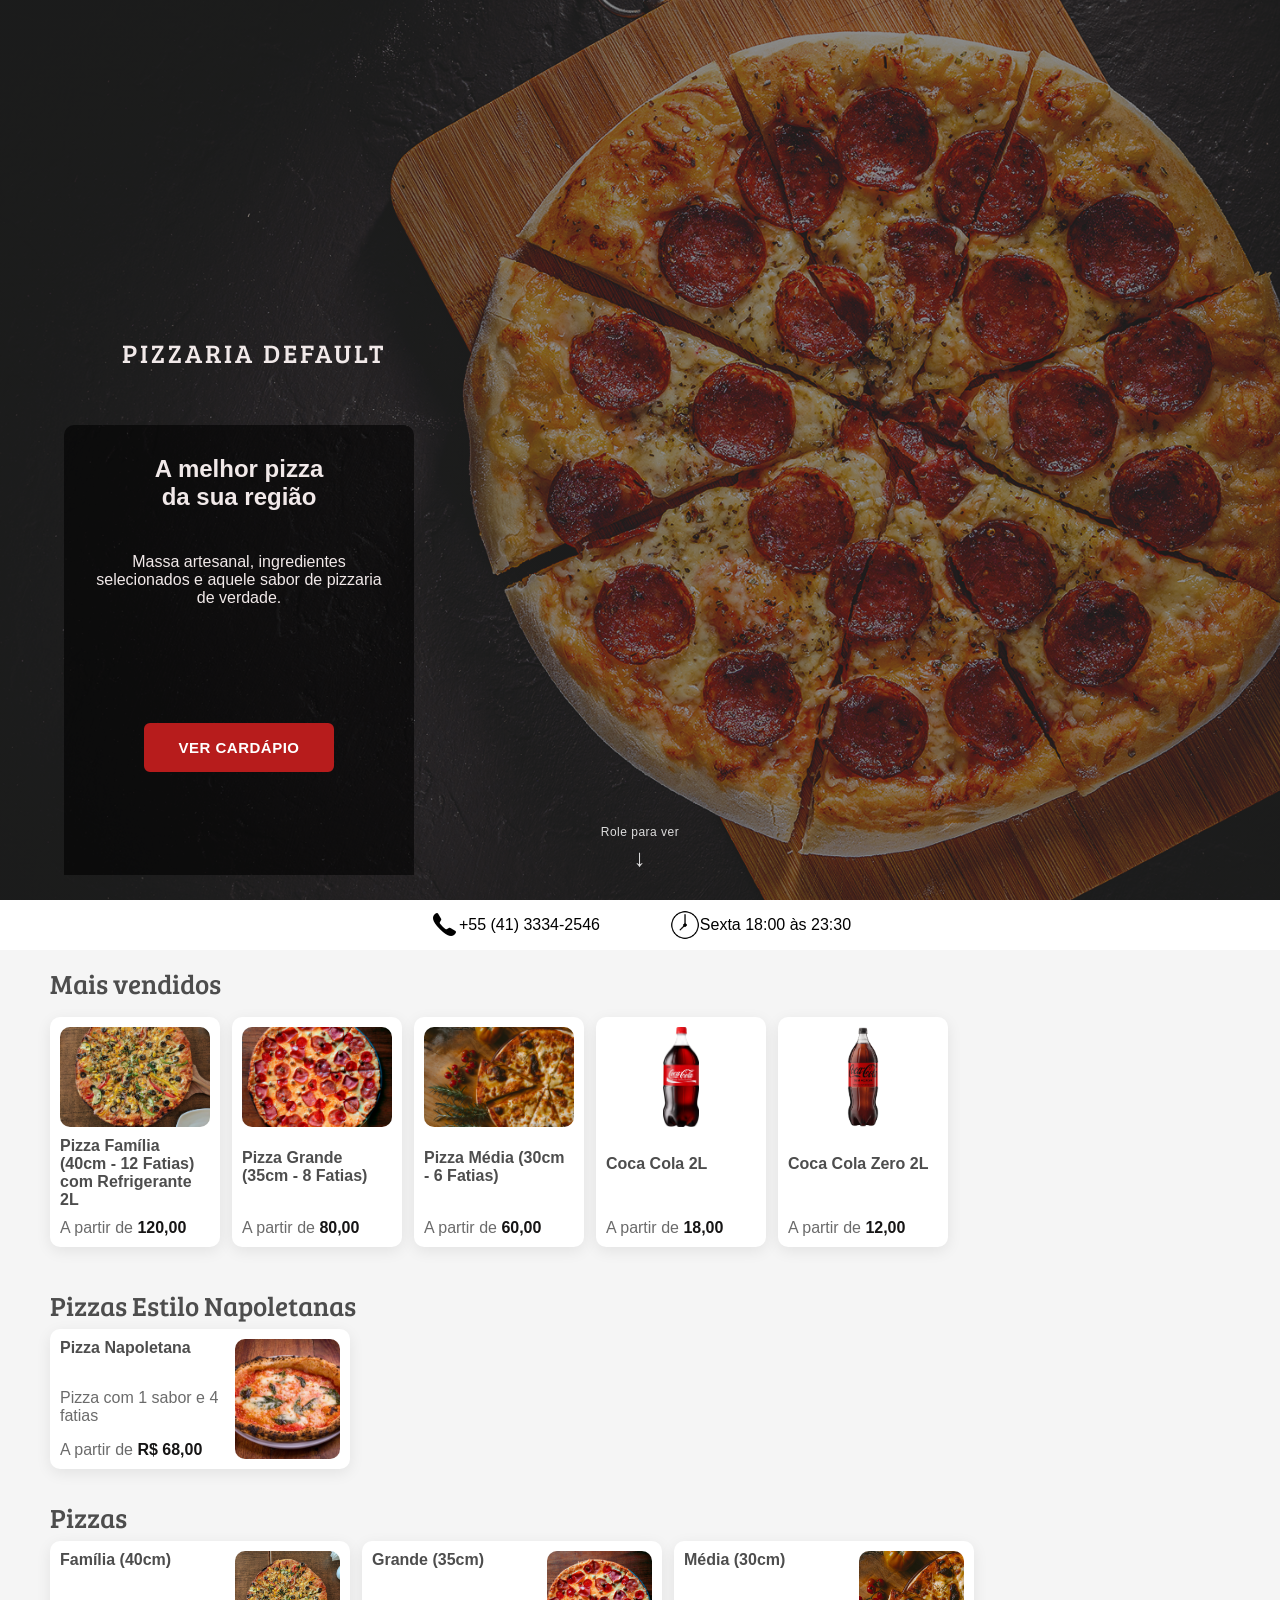
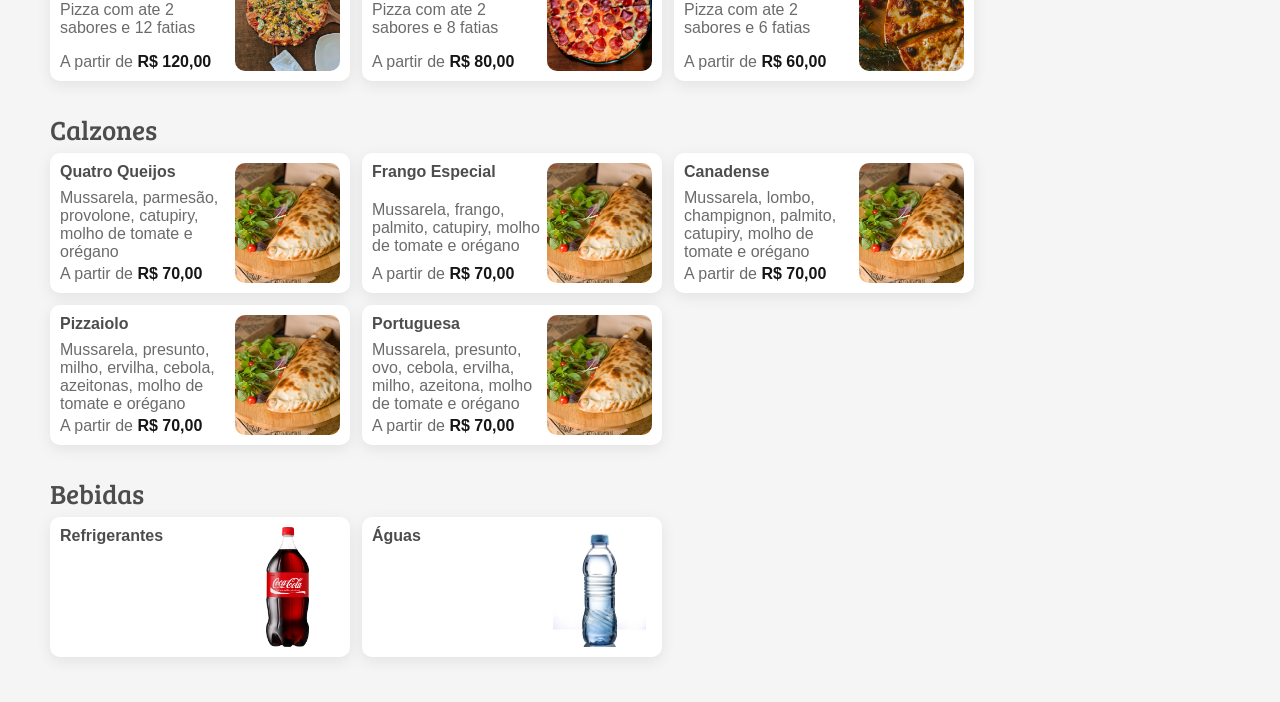
<file: index.html>
<!DOCTYPE html>
<html lang="en">

<head>
    <meta charset="UTF-8">
    <meta name="viewport" content="width=device-width, initial-scale=1.0">
    <title>Pizzaria Default</title>

    <link rel="stylesheet" href="style.css">
    <link rel="stylesheet" href="media-queries.css">
</head>

<body>

    <section class="hero">
        <h1 class="restaurant-name">Pizzaria Default</h1>
        <div class="hero-content">

            <h1>A melhor pizza<br>da sua região</h1>

            <p>
                Massa artesanal, ingredientes selecionados e aquele sabor de pizzaria de verdade.
            </p>

            <a href="#menu" class="hero-button">
                Ver cardápio
            </a>
        </div>

        <a href="#menu" class="scroll-indicator">
            <span id="scroll-indicator-text">Role para ver</span>
            <span class="scroll-arrow">↓</span>
        </a>
    </section>

    <header>

        <div id="content">
            <!-- Telephone -->
            <div>
                <img src="assets/icons/icon-telephone.png" alt="">
                <p>+55 (41) 3334-2546</p>
            </div>

            <!-- Hour. Javascript to change -->
            <div>
                <img src="assets/icons/icon-clock.png" alt="">
                <p>Sexta 18:00 às 23:30</p>
            </div>
        </div>
    </header>

    <main id="menu">
        <section id="best_sellers">
            <h3>Mais vendidos</h3>

            <div class="cards">
                <div class="card">
                    <img src="assets/cards/pizza-giant-size.webp" alt="">
                    <h4>Pizza Família (40cm - 12 Fatias) com Refrigerante 2L</h4>
                    <p>A partir de <span>120,00</span></p>
                </div>

                <div class="card">
                    <img src="assets/cards/pizza-big-size.webp" alt="">
                    <h4>Pizza Grande (35cm - 8 Fatias)</h4>
                    <p>A partir de <span>80,00</span></p>
                </div>
                <div class="card">
                    <img src="assets/cards/pizza-medium-size.webp" alt="">
                    <h4>Pizza Média (30cm - 6 Fatias)</h4>
                    <p>A partir de <span>60,00</span></p>
                </div>
                <div class="card contain">
                    <img src="assets/cards/Soda 2L.webp" alt="">
                    <h4>Coca Cola 2L</h4>
                    <p>A partir de <span>18,00</span></p>
                </div>
                <div class="card contain">
                    <img src="assets/cards/Soda 2L without sugar.webp" alt="">
                    <h4>Coca Cola Zero 2L</h4>
                    <p>A partir de <span>12,00</span></p>
                </div>
            </div>
        </section>
        <section id="pizzas">
            <section id="napoletanas">
                <h3>Pizzas Estilo Napoletanas</h3>

                <div class="cards">
                    <div class="card">
                        <div>
                            <h4>Pizza Napoletana</h4>
                            <p>Pizza com 1 sabor e 4 fatias</p>
                            <p>A partir de <span>R$ 68,00</span></p>
                        </div>
                        <img src="assets/cards/napoletana.webp" alt="">
                    </div>
                </div>
            </section>

            <section id="pizzas-size">
                <h3>Pizzas</h3>

                <div class="cards">

                    <div class="card">
                        <div>
                            <h4>Família (40cm)</h4>
                            <p>Pizza com ate 2 sabores e 12 fatias</p>
                            <p>A partir de <span>R$ 120,00</span></p>
                        </div>
                        <img src="assets/cards/pizza-giant-size.webp" alt="">
                    </div>

                    <div class="card">
                        <div>
                            <h4>Grande (35cm)</h4>
                            <p>Pizza com ate 2 sabores e 8 fatias</p>
                            <p>A partir de <span>R$ 80,00</span></p>
                        </div>
                        <img src="assets/cards/pizza-big-size.webp" alt="">
                    </div>

                    <div class="card">
                        <div>
                            <h4>Média (30cm)</h4>
                            <p>Pizza com ate 2 sabores e 6 fatias</p>
                            <p>A partir de <span>R$ 60,00</span></p>
                        </div>
                        <img src="assets/cards/pizza-medium-size.webp" alt="">
                    </div>
                </div>
            </section>
        </section>
        <section id="calzones">
            <h3>Calzones</h3>
            <div class="cards">
                <div class="card">
                    <div>
                        <h4>Quatro Queijos</h4>
                        <p>Mussarela, parmesão, provolone, catupiry, molho de tomate e orégano</p>
                        <p>A partir de <span>R$ 70,00</span></p>
                    </div>
                    <img src="assets/cards/calzone.webp" alt="Pizza Quatro Queijos">
                </div>

                <div class="card">
                    <div>
                        <h4>Frango Especial</h4>
                        <p>Mussarela, frango, palmito, catupiry, molho de tomate e orégano</p>
                        <p>A partir de <span>R$ 70,00</span></p>
                    </div>
                    <img src="assets/cards/calzone.webp" alt="Pizza Frango Especial">
                </div>

                <div class="card">
                    <div>
                        <h4>Canadense</h4>
                        <p>Mussarela, lombo, champignon, palmito, catupiry, molho de tomate e orégano</p>
                        <p>A partir de <span>R$ 70,00</span></p>
                    </div>
                    <img src="assets/cards/calzone.webp" alt="Pizza Canadense">
                </div>

                <div class="card">
                    <div>
                        <h4>Pizzaiolo</h4>
                        <p>Mussarela, presunto, milho, ervilha, cebola, azeitonas, molho de tomate e orégano</p>
                        <p>A partir de <span>R$ 70,00</span></p>
                    </div>
                    <img src="assets/cards/calzone.webp" alt="Pizza Pizzaiolo">
                </div>

                <div class="card">
                    <div>
                        <h4>Portuguesa</h4>
                        <p>Mussarela, presunto, ovo, cebola, ervilha, milho, azeitona, molho de tomate e orégano</p>
                        <p>A partir de <span>R$ 70,00</span></p>
                    </div>
                    <img src="assets/cards/calzone.webp" alt="Pizza Portuguesa">
                </div>
            </div>
        </section>
        <section id="drinks">
            <h3>Bebidas</h3>
            <div class="cards">
                <div class="card contain">
                    <div>
                        <h4>Refrigerantes</h4>
                    </div>
                    <img src="assets/cards/Soda 2L.webp" alt="aba de Refrigerantes">
                </div>

                <div class="card contain">
                    <div>
                        <h4>Águas</h4>
                    </div>
                    <img src="assets/cards/water-bottle.webp" alt="aba de Águas">
                </div>
            </div>
        </section>
    </main>
</body>

</html>
</file>
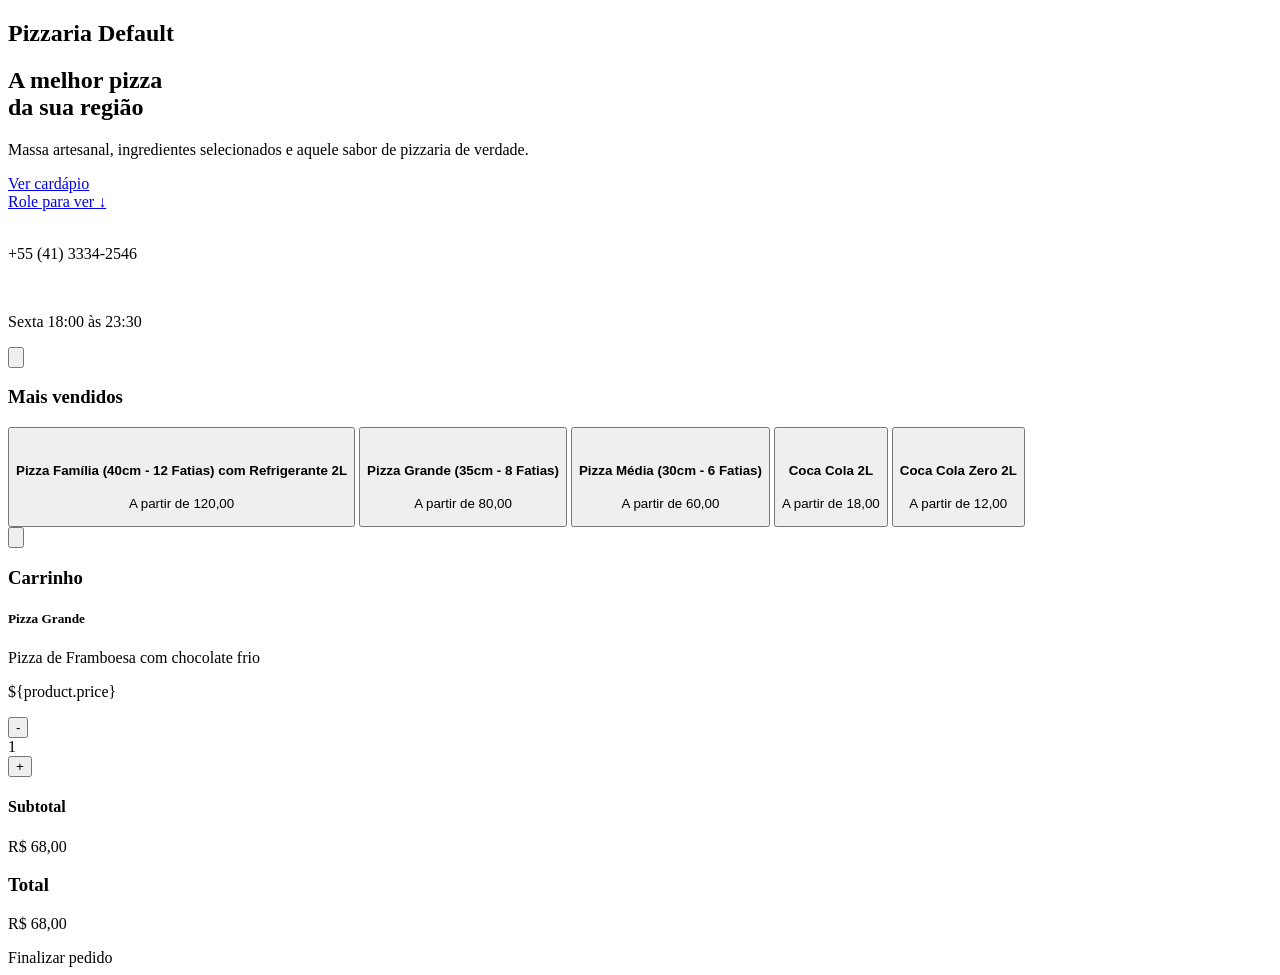
<file: src/main/resources/templates/pizzaria-default/index.html>
<!DOCTYPE html>
<html lang="pt-BR">

<head>
    <meta charset="UTF-8">
    <meta name="viewport" content="width=device-width, initial-scale=1.0">
    <title>Pizzaria Default</title>

    <link rel="stylesheet" th:href="@{/pizzaria-default/styles/root.css}">
    <link rel="stylesheet" th:href="@{/pizzaria-default/styles/style.css}">
    <link rel="stylesheet" th:href="@{/pizzaria-default/styles/modal.css}">
    <link rel="stylesheet" th:href="@{/pizzaria-default/styles/cart.css}">
    <link rel="stylesheet" th:href="@{/pizzaria-default/styles/media-queries.css}">
</head>

<body>
    <div id="overlay"></div>

    <section class="hero">
        <h1 class="restaurant-name">Pizzaria Default</h1>
        <div class="hero-content">

            <h1>A melhor pizza<br>da sua região</h1>

            <p>
                Massa artesanal, ingredientes selecionados e aquele sabor de pizzaria de verdade.
            </p>

            <a href="#menu" class="hero-button">
                Ver cardápio
            </a>
        </div>

        <a href="#menu" class="scroll-indicator">
            <span id="scroll-indicator-text">Role para ver</span>
            <span class="scroll-arrow">↓</span>
        </a>
    </section>

    <header>

        <div id="content">
            <!-- Telephone -->
            <div>
                <img th:src='${icon_telephone}' alt="">
                <p>+55 (41) 3334-2546</p>
            </div>

            <!-- Hour. JavaScript to change -->
            <div>
                <img th:src='${icon_clock}' alt="">
                <p>Sexta 18:00 às 23:30</p>
            </div>
        </div>
    </header>

    <div id="cart">
        <button id="cart-button"><img th:src='${icon_cart}' alt=""></button>
    </div>

    <main id="menu">
        <section id="best_sellers">
            <h3>Mais vendidos</h3>

            <div class="cards">
                <button class="card" type="button" data-product="pizzas/giant">
                    <img th:src="@{/api/images/cards/pizza-giant-sizeId.webp}" alt="">
                    <h4>Pizza Família (40cm - 12 Fatias) com Refrigerante 2L</h4>
                    <p>A partir de <span>120,00</span></p>
                </button>

                <button class="card" type="button" data-product="pizzas/big">
                    <img th:src="@{/api/images/cards/pizza-big-sizeId.webp}" alt="">
                    <h4>Pizza Grande (35cm - 8 Fatias)</h4>
                    <p>A partir de <span>80,00</span></p>
                </button>

                <button class="card" type="button" data-product="pizzas/medium">
                    <img th:src="@{/api/images/cards/pizza-medium-sizeId.webp}" alt="">
                    <h4>Pizza Média (30cm - 6 Fatias)</h4>
                    <p>A partir de <span>60,00</span></p>
                </button>

                <button class="card contain" type="button" data-product="drinks/soda/1">
                    <img th:src="@{/api/images/cards/Soda 2L.webp}" alt="">
                    <h4>Coca Cola 2L</h4>
                    <p>A partir de <span>18,00</span></p>
                </button>

                <button class="card contain" type="button" data-product="drinks/soda/2">
                    <img th:src="@{/api/images/cards/Soda 2L without sugar.webp}" alt="">
                    <h4>Coca Cola Zero 2L</h4>
                    <p>A partir de <span>12,00</span></p>
                </button>
            </div>
        </section>

        <div id="sections_products"></div>

        <dialog id="modal">
            <form id="modal_content">
                <div id="modal_header">
                    <div id="button_exit">←</div>
                    <hr>
                </div>

                <div id="modal_scroll">
                    <div id="modal_product">
                    </div>
                    <div id="modal_generate">
                        <ul id="product_list">
                        </ul>
                    </div>
                </div>

                <div id="modal_footer">
                    <div id="modal_observation">
                        <p>Alguma observação?</p>
                        <label for="observation"></label><textarea name="observation" id="observation" placeholder="Ex: Tirar cebola, bacon..." maxlength="100"></textarea>
                    </div>
                    <button type="submit" id="modal_buy">Continuar</button>
                </div>
            </form>
        </dialog>
    </main>

    <aside id="cart_layout">
        <div id="cart_content">
            <div id="cart_header">
                <button id="cart_back_button"><img th:src='${icon_left_arrow}' alt=""></button>
                <h3>Carrinho</h3>
            </div>
            <div id="cart_generate">

                <div class="cart_card">
                    <div class="cart_card_info">
                        <h5>Pizza Grande</h5>
                        <p>Pizza de Framboesa com chocolate frio<br></p>
                        <p><span>${product.price}</span></p>
                    </div>
                    <div class="cart_card_buttons">
                        <button class="button-less">-</button>
                        <div>1</div>
                        <button class="button-plus">+</button>
                    </div>
                </div>
            </div>

            <div id="cart_footer">
                <div id="cart_footer_price">
                    <h4>Subtotal</h4>
                    <p>R$ 68,00</p>
                </div>

                <div id="cart_footer_finish">
                    <h3>Total</h3>
                    <p>R$ 68,00</p>
                </div>
                <a th:href="@{/{slug}/checkout(slug=${slug})}" id="button-checkout">Finalizar pedido</a>
            </div>
        </div>
    </aside>
    <script type="module" th:src="@{/pizzaria-default/scripts/pages/catalog.js}"></script>
</body>

</html>
</file>
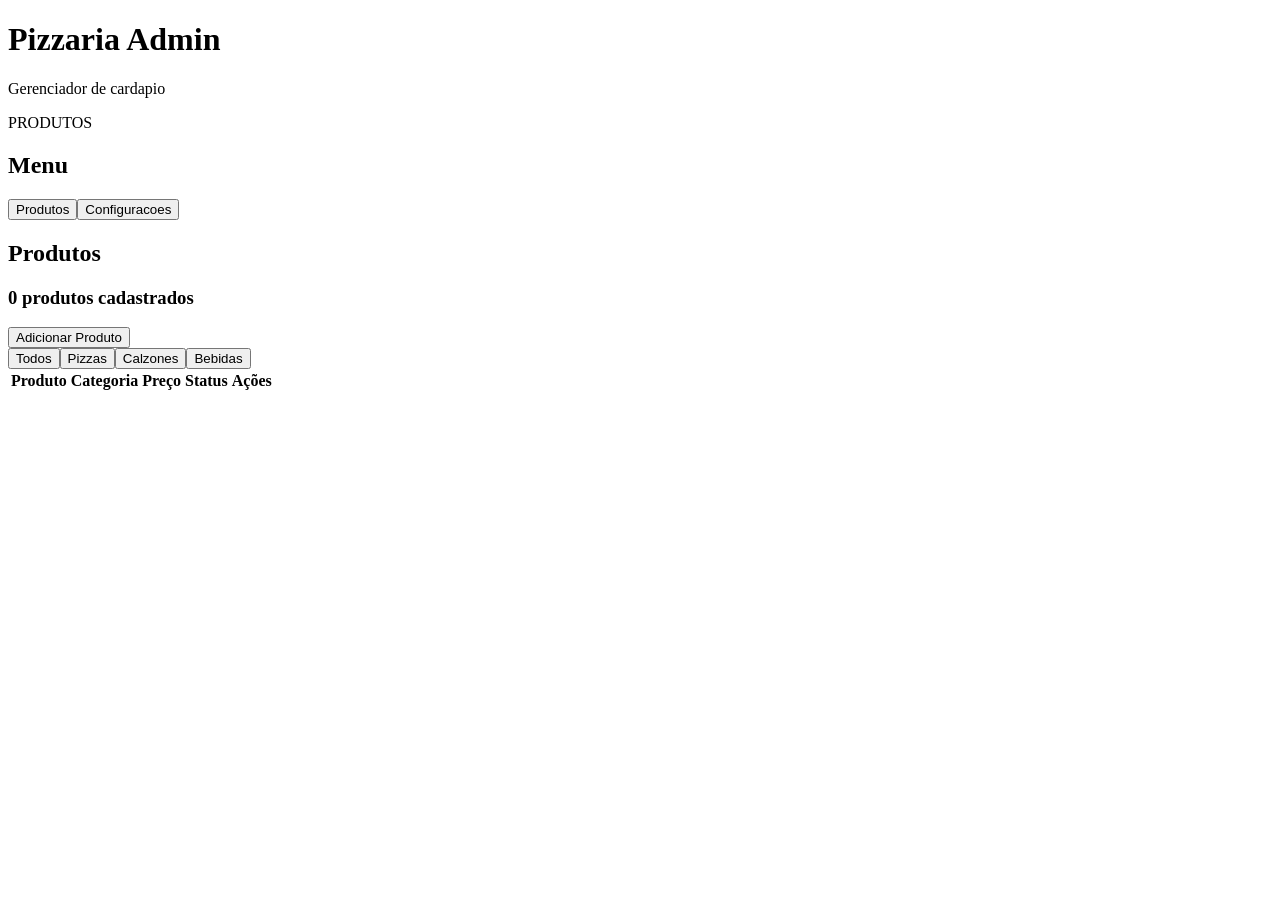
<file: src/main/resources/templates/pizzaria-default/admin.html>
<!DOCTYPE html>
<html lang="pt-BR" xmlns:th="http://www.thymeleaf.org">

<head>
    <meta charset="UTF-8">
    <meta name="viewport" content="width=device-width, initial-scale=1.0">
    <meta name="robots" content="noindex">
    <title>Admin</title>
    <link rel="stylesheet" th:href="@{/pizzaria-default/styles/root.css}">
    <link rel="stylesheet" th:href="@{/pizzaria-default/styles/style.css}">
    <link rel="stylesheet" th:href="@{/pizzaria-default/styles/products.css}">
    <link rel="stylesheet" th:href="@{/pizzaria-default/styles/admin-dialogs.css}">
    <link rel="stylesheet" th:href="@{/pizzaria-default/styles/media-queries.css}">
    <link rel="stylesheet" th:href="@{/pizzaria-default/styles/admin.css}">
</head>

<body>
    <header>
        <div id="title">
            <div>
                <h1>Pizzaria Admin</h1>
                <p>Gerenciador de cardapio</p>
            </div>
        </div>
        <p class="which_page">PRODUTOS</p>
    </header>
    <div id="aside-and-content">
        <aside>
            <h2>Menu</h2>
            <nav><button type="button" id="products-page-button" class="active">Produtos</button><button type="button" id="settings-page-button">Configuracoes</button></nav>
        </aside>
        <main>
            <div id="main-header">
                <div>
                    <h2 class="which_page">Produtos</h2>
                    <h3>0 produtos cadastrados</h3>
                </div>
                <div id="add-product"><button type="button" onclick="edit_product()">Adicionar Produto</button></div>
            </div>
            <div id="table-and-nav">
                <nav><button type="button" id="everyting-btn" class="border-bottom-active">Todos</button><button type="button" id="pizzas-btn">Pizzas</button><button type="button" id="calzones-btn">Calzones</button><button type="button" id="drinks-btn">Bebidas</button></nav>
                <section id="products">
                    <table>
                        <thead>
                            <tr>
                                <th>Produto</th>
                                <th>Categoria</th>
                                <th>Preço</th>
                                <th>Status</th>
                                <th>Ações</th>
                            </tr>
                        </thead>
                        <tbody id="products-list"></tbody>
                    </table>
                </section>
            </div>
        </main>
    </div>
    <dialog id="product">
        <div id="product_header">
            <div>
                <h1>Adicionar produto</h1><button commandfor="product" command="close" type="button" aria-label="Fechar">X</button>
            </div>
            <p>Preencha os dados do novo produto</p>
        </div>
        <div id="product_body">
            <form action="">
                <fieldset id="product_type">
                    <legend>Tipo de produto</legend>
                    <div><input type="radio" id="pizza" name="type" value="pizza" checked><label for="pizza">Pizza</label><input type="radio" id="drink" name="type" value="drink"><label for="drink">Bebida</label><input type="radio" id="calzone" name="type" value="calzone"><label for="calzone">Calzone</label></div>
                </fieldset>
                <div id="product_description">
                    <div id="product_name"><label for="name">Nome <span>*</span></label><input type="text" name="name" id="name" placeholder="Pizza de Calabresa" required></div>
                    <div id="product_desc"><label for="desc">Descrição</label><input type="text" name="desc" id="desc" placeholder="Calabresa, queijo parmesão, presunto"></div>
                    <div id="product_image"><label for="image_url">Imagem</label>
                        <div>
                            <div id="image-preview"><span>Prévia</span><img id="preview-image" alt="Prévia do produto"></div>
                            <div id="image_text"><input type="file" name="image_file" id="image_file"><label for="image_file">Imagem do seu computador</label><input type="text" name="image_url" id="image_url" placeholder="Imagem por url da web"></div>
                        </div>
                    </div>
                    <fieldset id="product_status">
                        <legend>Status</legend>
                        <div><input type="radio" id="status_active" name="status" value="active" checked><label for="status_active">Ativo</label><input type="radio" id="status_inactive" name="status" value="inactive"><label for="status_inactive">Inativo</label></div>
                    </fieldset>
                    <div><label for="sizeId-prices">Tamanhos e preços</label>
                        <p>Ative os tamanhos disponíveis e defina o preço de cada um.</p>
                    </div>
                    <div id="sizeId-prices" aria-label="Tamanhos e preços"></div><button type="submit" id="save-product">Adicionar produto</button>
                </div>
            </form>
        </div>
    </dialog>
    <script th:src="@{/pizzaria-default/scripts/admin/product.js}"></script>
    <script th:src="@{/pizzaria-default/scripts/admin/settings.js}"></script>
    <script th:src="@{/pizzaria-default/scripts/admin/admin-navigation.js}"></script>
</body>

</html>
</file>
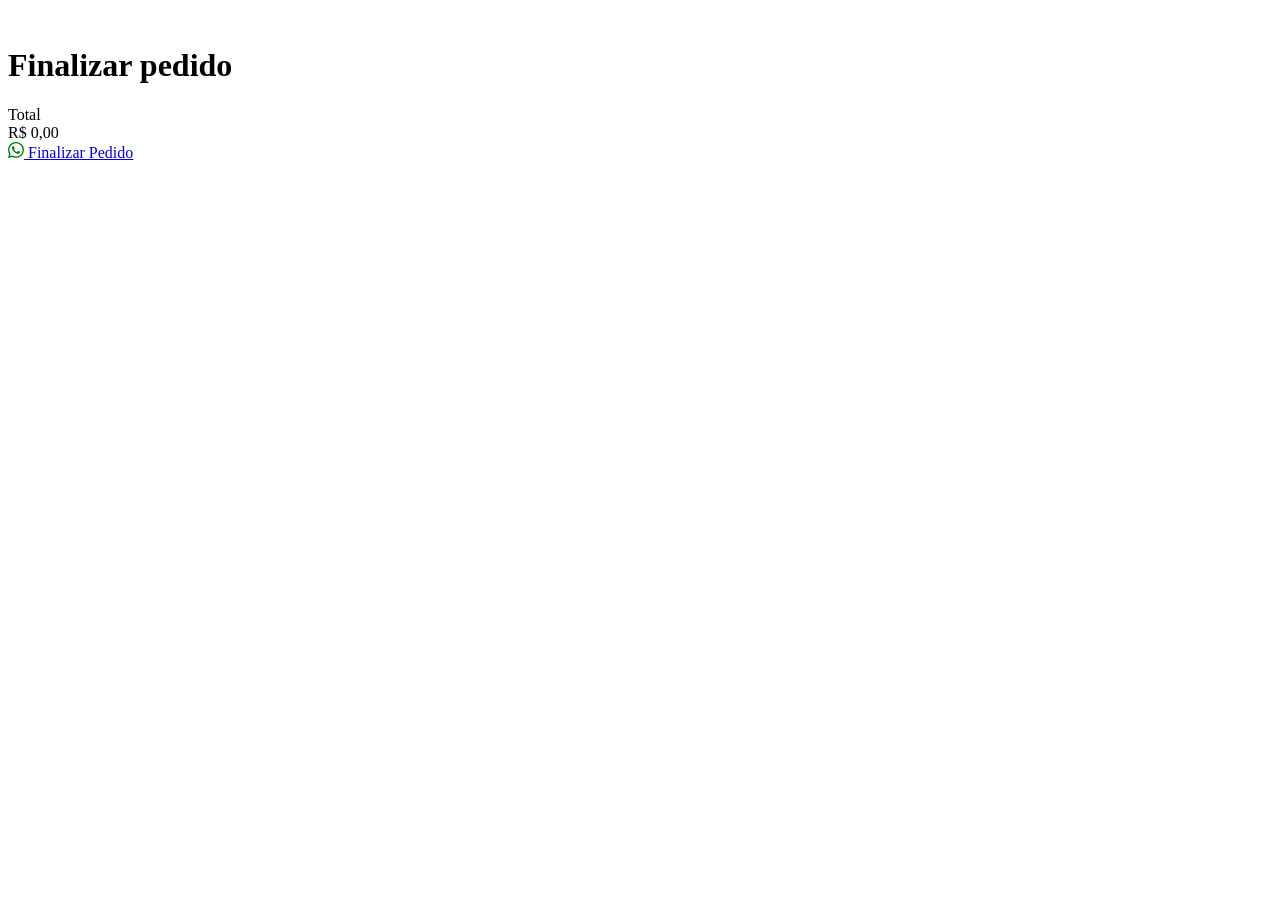
<file: src/main/resources/templates/pizzaria-default/checkout.html>
<!DOCTYPE html>
<html lang="pt-BR">

<head>
    <meta charset="UTF-8">
    <meta name="viewport" content="width=device-width, initial-scale=1.0">
    <title>Finalizar Pedido</title>

    <link rel="stylesheet" th:href="@{/pizzaria-default/styles/root.css}">
    <link rel="stylesheet" th:href="@{/pizzaria-default/styles/style.css}">
    <link rel="stylesheet" th:href="@{/pizzaria-default/styles/checkout.css}">
    <link rel="stylesheet" th:href="@{/pizzaria-default/styles/media-queries.css}">
</head>

<body>

    <header class="checkout-header">
        <a class="checkout-back" th:href="@{/{slug}(slug=${slug})}" aria-label="Voltar para o cardapio">
            <img th:src='${icon_left_arrow}' alt="">
        </a>
        <h1>Finalizar pedido</h1>
    </header>

    <section id="ending-content">
        <div>
            <div id="ending-generate">
            </div>

            <div id="ending-footer-and-button">
                <footer id="ending-footer">
                    <div>Total</div>
                    <div><span>R$ 0,00</span></div>
                </footer>

                <div id="ending-button">
                    <a href="https://wa.me/5516992962566?text=Ol%C3%A1%21%20Gostaria%20de%20conversar%20sobre%20meu%20site."
                       target="_blank" aria-label="Chat on WhatsApp">
                        <svg xmlns="http://www.w3.org/2000/svg" width="16" height="16" fill="green" class="bi bi-whatsapp"
                             viewBox="0 0 16 16">
                            <path
                                    d="M13.601 2.326A7.85 7.85 0 0 0 7.994 0C3.627 0 .068 3.558.064 7.926c0 1.399.366 2.76 1.057 3.965L0 16l4.204-1.102a7.9 7.9 0 0 0 3.79.965h.004c4.368 0 7.926-3.558 7.93-7.93A7.9 7.9 0 0 0 13.6 2.326zM7.994 14.521a6.6 6.6 0 0 1-3.356-.92l-.24-.144-2.494.654.666-2.433-.156-.251a6.56 6.56 0 0 1-1.007-3.505c0-3.626 2.957-6.584 6.591-6.584a6.56 6.56 0 0 1 4.66 1.931 6.56 6.56 0 0 1 1.928 4.66c-.004 3.639-2.961 6.592-6.592 6.592m3.615-4.934c-.197-.099-1.17-.578-1.353-.646-.182-.065-.315-.099-.445.099-.133.197-.513.646-.627.775-.114.133-.232.148-.43.05-.197-.1-.836-.308-1.592-.985-.59-.525-.985-1.175-1.103-1.372-.114-.198-.011-.304.088-.403.087-.088.197-.232.296-.346.1-.114.133-.198.198-.33.065-.134.034-.248-.015-.347-.05-.099-.445-1.076-.612-1.47-.16-.389-.323-.335-.445-.34-.114-.007-.247-.007-.38-.007a.73.73 0 0 0-.529.247c-.182.198-.691.677-.691 1.654s.71 1.916.81 2.049c.098.133 1.394 2.132 3.383 2.992.47.205.84.326 1.129.418.475.152.904.129 1.246.08.38-.058 1.171-.48 1.338-.943.164-.464.164-.86.114-.943-.049-.084-.182-.133-.38-.232" />
                        </svg> Finalizar Pedido
                    </a>
                </div>
            </div>
        </div>
    </section>

    <script type="module" th:src="@{/pizzaria-default/scripts/pages/ending.js}"></script>
</body>

</html>
</file>
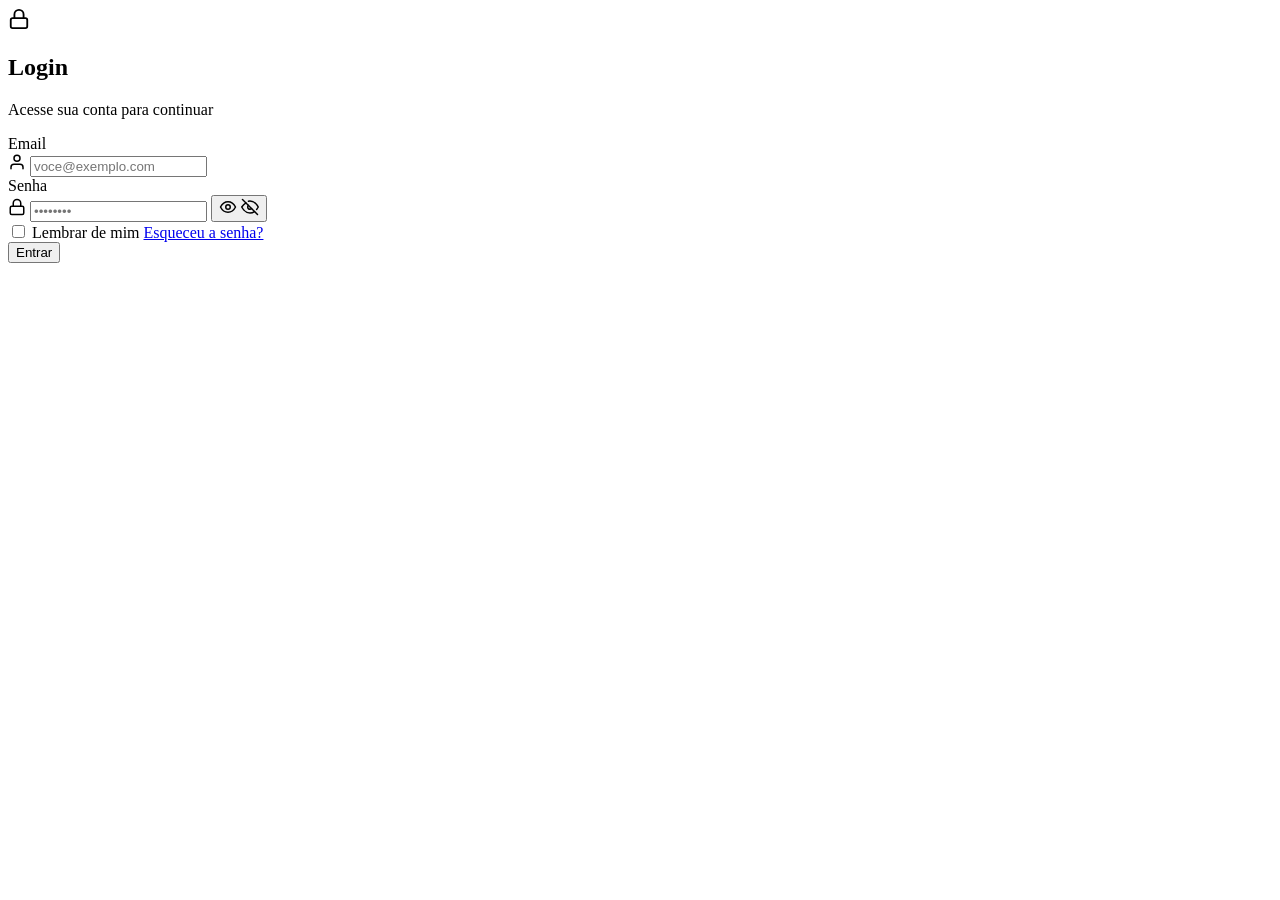
<file: src/main/resources/templates/universal/auth.html>
<!DOCTYPE html>
<html lang="pt-BR" xmlns:th="http://www.thymeleaf.org">

<head>
    <meta charset="UTF-8">
    <meta name="viewport" content="width=device-width, initial-scale=1.0">
    <meta name="robots" content="noindex">
    <title>Autenticação</title>

    <link rel="stylesheet" th:href="@{/universal/styles/auth.css}">
</head>

<body>

    <main class="login-wrapper">
        <section class="login-card" aria-labelledby="login-title">
            <header class="login-header">
                <div class="brand-badge" aria-hidden="true">
                    <svg viewBox="0 0 24 24" width="22" height="22" fill="none" stroke="currentColor" stroke-width="2" stroke-linecap="round" stroke-linejoin="round">
                        <rect x="3" y="11" width="18" height="11" rx="2" ry="2"></rect>
                        <path d="M7 11V7a5 5 0 0 1 10 0v4"></path>
                    </svg>
                </div>
                <h1 id="login-title">Login</h1>
                <p class="subtitle">Acesse sua conta para continuar</p>
            </header>

            <div id="form-feedback" class="feedback-message" aria-live="polite" hidden></div>

            <form th:action="@{/login}" method="post" class="login-form" id="login-form" novalidate>
                <div class="field">
                    <label for="username">Email</label>
                    <div class="input-group">
                        <svg class="input-icon" viewBox="0 0 24 24" width="18" height="18" fill="none" stroke="currentColor" stroke-width="2" stroke-linecap="round" stroke-linejoin="round" aria-hidden="true">
                            <path d="M20 21v-2a4 4 0 0 0-4-4H8a4 4 0 0 0-4 4v2"></path>
                            <circle cx="12" cy="7" r="4"></circle>
                        </svg>
                        <input type="email" id="username" name="username" placeholder="voce@exemplo.com" autocomplete="username" required />
                    </div>
                </div>

                <div class="field">
                    <label for="password">Senha</label>
                    <div class="input-group">
                        <svg class="input-icon" viewBox="0 0 24 24" width="18" height="18" fill="none" stroke="currentColor" stroke-width="2" stroke-linecap="round" stroke-linejoin="round" aria-hidden="true">
                            <rect x="3" y="11" width="18" height="11" rx="2" ry="2"></rect>
                            <path d="M7 11V7a5 5 0 0 1 10 0v4"></path>
                        </svg>
                        <input type="password" id="password" name="password" placeholder="••••••••" autocomplete="current-password" minlength="6" required />
                        <button type="button" class="toggle-password" aria-label="Mostrar senha" aria-pressed="false">
                            <svg class="icon icon-eye" viewBox="0 0 24 24" width="18" height="18" fill="none" stroke="currentColor" stroke-width="2" stroke-linecap="round" stroke-linejoin="round" aria-hidden="true">
                                <path d="M2 12s3.5-7 10-7 10 7 10 7-3.5 7-10 7-10-7-10-7z"></path>
                                <circle cx="12" cy="12" r="3"></circle>
                            </svg>
                            <svg class="icon icon-eye-off" viewBox="0 0 24 24" width="18" height="18" fill="none" stroke="currentColor" stroke-width="2" stroke-linecap="round" stroke-linejoin="round" aria-hidden="true">
                                <path d="M9.88 4.24A9.12 9.12 0 0 1 12 4c7 0 11 8 11 8a18.5 18.5 0 0 1-2.16 3.19M6.61 6.61A18.45 18.45 0 0 0 1 12s4 8 11 8a10.07 10.07 0 0 0 5.94-1.94"></path>
                                <path d="M14.12 14.12a3 3 0 1 1-4.24-4.24"></path>
                                <line x1="2" y1="2" x2="22" y2="22"></line>
                            </svg>
                        </button>
                    </div>
                </div>

                <div class="options">
                    <label class="remember">
                        <input type="checkbox" name="remember-me" value="true" />
                        <span>Lembrar de mim</span>
                    </label>
                    <a href="/forgot-password" class="forgot">Esqueceu a senha?</a>
                </div>

                <button type="submit" class="btn-submit" id="submit-btn">
                    <span class="btn-text">Entrar</span>
                    <span class="btn-spinner" aria-hidden="true" hidden></span>
                </button>
            </form>
        </section>

    </main>

    <script th:src="@{/universal/scripts/auth.js}" defer></script>
</body>

</html>
</file>
<file: style.css>
@import url('https://fonts.googleapis.com/css2?family=Bree+Serif&display=swap');

:root {
    --red: rgb(177, 59, 59);
    --white: rgb(241, 233, 233);
    --black: rgb(22, 21, 21);
    --text: #4d4d4d;
    --text-light: #6B6B6B;
}

* {
    margin: 0px;
    padding: 0px;
    box-sizing: border-box;

    scroll-behavior: smooth;

    font-family: 'Poppins', sans-serif;
}

/* Header */

header #logo {
    display: flex;
    justify-content: center;
    align-items: center;

    padding: 5px;
    background-color: var(--red);
}

header #logo img {
    width: 50px;
    height: 50px;
}

header #logo h1 {
    display: inline-block;
}

header #content {
    padding: 10px;
}

header #content div {
    display: flex;
    justify-content: center;
    align-items: center;
}

header #content img {
    width: 30px;
    height: 30px;
    object-position: center;
}

header #content img,
header #content p {
    display: inline-block;
}

/* Hero */

.hero {
    position: relative;

    min-height: 100vh;

    background-image:
        linear-gradient(rgba(0, 0, 0, 0.45),
            rgba(0, 0, 0, 0.45)),
        url("assets/banner.jpg");
    background-size: cover;
    background-position: center;

    display: grid;
    grid-template-rows: 4fr 5fr;
    align-items: end;
    justify-content: center;
}

.restaurant-name {
    text-align: center;

    font-size: 26px;
    font-weight: 600;

    padding: 30px;

    color: var(--white);
    letter-spacing: 3px;
    text-transform: uppercase;

    font-family: "Bree Serif", serif;
    font-weight: 400;
    font-style: normal;
}

#scroll-indicator-text {
    display: none;
}

.hero-content {
    max-width: 350px;
    height: 50vh;

    display: grid;
    grid-template-rows: 1fr 1fr 2fr;
    padding: 30px;

    text-align: center;

    border-top-left-radius: 10px;
    border-top-right-radius: 10px;
    color: var(--white);
    background-color: rgba(0, 0, 0, 0.596);
}

.hero-button {
    display: inline-flex;
    align-items: center;
    justify-content: center;

    margin: auto;
    padding: 14px 32px;

    background-color: #b71c1c;
    color: #ffffff;

    border: 2px solid #b71c1c;
    border-radius: 6px;

    font-size: 15px;
    font-weight: 600;
    text-decoration: none;
    text-transform: uppercase;
    letter-spacing: 0.5px;

    transition:
        background-color 0.25s ease,
        border-color 0.25s ease,
        transform 0.25s ease;
}

.hero-button:hover {
    background-color: #8f1515;
    border-color: #8f1515;
    transform: translateY(-2px);
}

/* Scroll */

.scroll-indicator {
    position: absolute;

    bottom: 28px;
    left: 50%;

    transform: translateX(-50%);

    display: flex;
    flex-direction: column;
    align-items: center;

    gap: 5px;

    color: #ffffff;
    text-decoration: none;

    font-size: 12px;
    letter-spacing: 0.5px;

    opacity: 0.85;
}

.scroll-arrow {
    font-size: 24px;

    animation: scroll-down 1.5s ease-in-out infinite;
}

@keyframes scroll-down {

    0%,
    100% {
        transform: translateY(0);
    }

    50% {
        transform: translateY(7px);
    }
}

/* Main */

main {
    background-color: whitesmoke;

    padding: 15px;
}

main h3 {
    font-family: "Bree Serif", serif;
    font-weight: 400;
    font-style: normal;
}

main h3,
main h4 {
    color: var(--text);
}

main .cards {
    display: grid;
    grid-template-columns: repeat(auto-fit, 300px);
    justify-content: center;

    gap: 12px;
    margin-bottom: 30px;
}

main .card {
    background-color: white;

    display: grid;
    grid-template-columns: 5fr 3fr;

    min-height: 100px;
    max-width: 300px;

    padding: 10px;
    box-shadow: 0 4px 15px rgba(0, 0, 0, 0.08);
    border-radius: 10px;
    overflow: hidden;
}

main h3 {
    margin-bottom: 5px;
}

.card div {
    display: grid;
}

.card p {
    align-self: end;
}

.card img {
    width: 100%;
    height: 120px;

    border-radius: 10px;
    object-fit: cover;
}

/* Best sellers is different */

#best_sellers .cards {
    display: grid;
}

#best_sellers .card {
    grid-template-columns: 1fr;
    margin-bottom: 10px;
}

#best_sellers .card h4 {
    margin: 10px 0px;
}

.card p {
    color: var(--text-light);
    align-items: center;
}

.card p span {
    color: var(--black);
    font-weight: 600;
}

#best_sellers .card img {
    height: 200px;
}

/* Footer */

footer {
    background-color: var(--black);
    color: white;
}

.contain img {
    object-fit: contain !important;
}
</file>
<file: media-queries.css>
@media screen and (min-width: 750px) {
    main section {
        width: 100vw;

        margin: auto;
    }

    #best_sellers,
    #pizzas,
    #napoletanas,
    #pizzas-size,
    #calzones,
    #drinks {
        max-width: calc(100vw - 100px);
    }

    main .cards {
        justify-content: left;
    }

    main .card {
        width: 400px;
    }

    #best_sellers .cards {
        justify-content: left;
        grid-template-columns: repeat(auto-fit, minmax(120px, 130px));
        gap: 12px;

    }

    #best_sellers .card {
        display: inline-grid;
        justify-content: space-around;

        min-height: 50px;
        width: 100%;

        margin-right: 10px;
    }

    #best_sellers .card img {
        width: 100%;
        height: 100px;
    }

    .hero {
        justify-content: left;
    }

    .restaurant-name,
    .hero-content {
        width: 35vw;
    }

    .restaurant-name,
    .hero-content {
        margin-left: 30px;
    }
}

@media screen and (min-width: 924px) {

    header #content {
        width: 40vw;
        margin: auto;

        display: flex;
        justify-content: space-around;
        align-items: center;

        padding: 10px;
    }

    #scroll-indicator-text {
        display: block;
    }

    .hero-content {
        margin: auto;
    }


    main h2 {
        font-size: 35px;
    }

    main h3 {
        font-size: 27px;
    }

    #best_sellers .card {
        margin: 10px auto;
    }

    #best_sellers .cards {
        display: grid;
        grid-template-columns: repeat(auto-fit, minmax(120px, 170px));
    }

    #best_sellers .card {
        max-width: 170px;
    }
}
</file>
